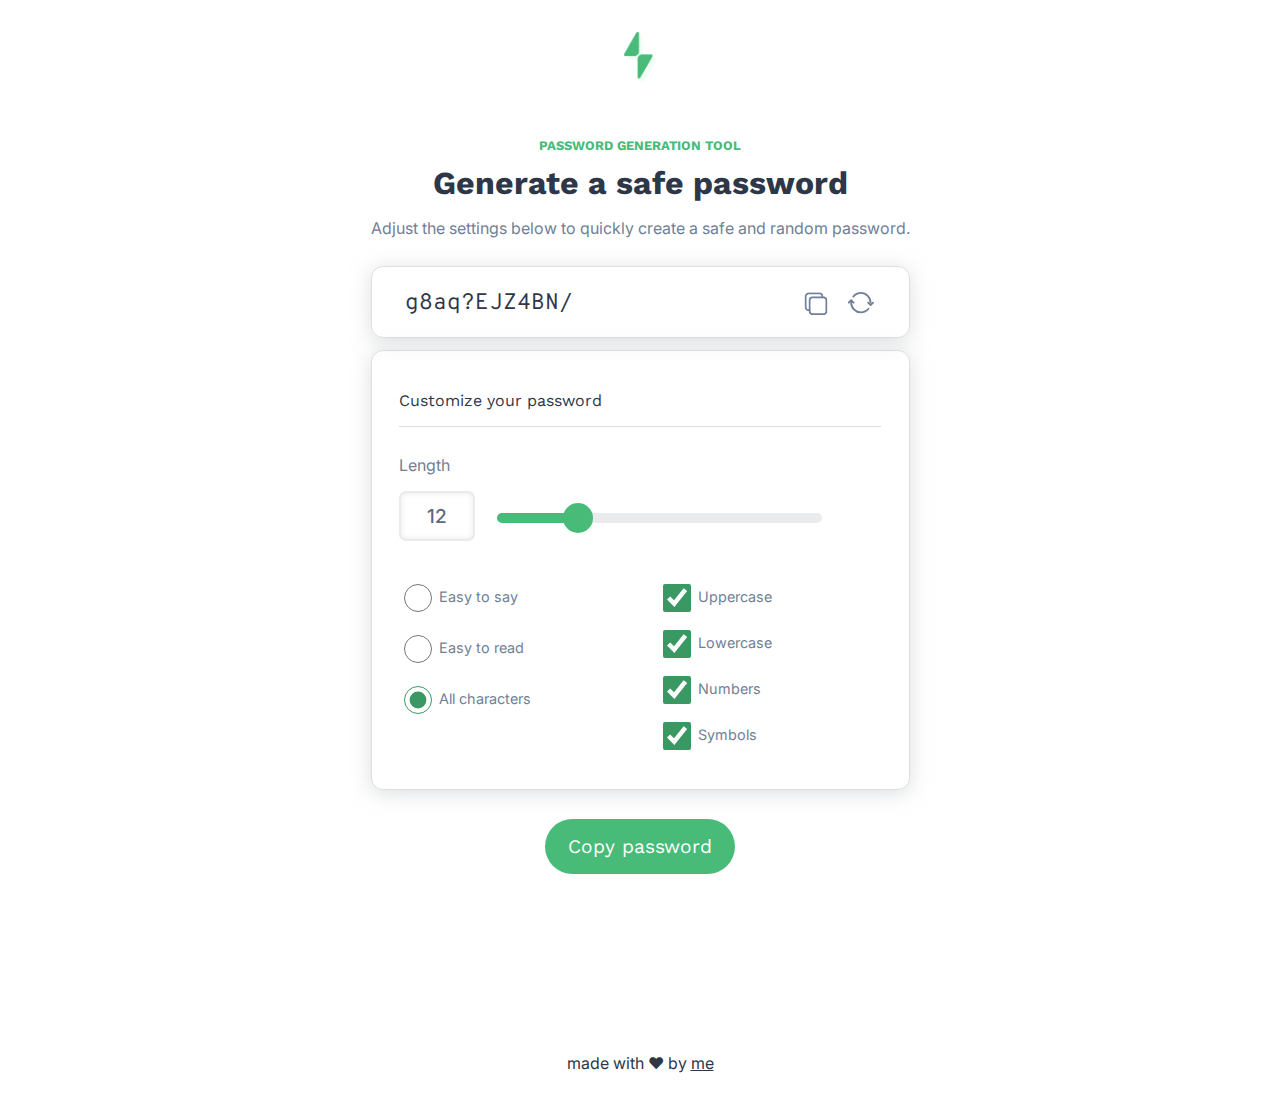
<file: index.html>
<!DOCTYPE html>
<html lang="en">

<head>
    <meta charset="UTF-8">
    <meta name="viewport" content="width=device-width, initial-scale=1.0">
    <title>PassGen</title>
    <link rel="shortcut icon" href="../images/favicon.ico" />
    <link rel="stylesheet" href="css/index.css">
    <script src="js/index.js"></script>
</head>

<body>
    <header>
        <img href="#" class="logo" src="images/passgen-logo.png">
    </header>
    <div class="page-container">
        <div class="content">
            <div class="header-and-description">
                <h1 class="header-subtitle">Password generation tool</h1>
                <h1 class="header-title">Generate a safe password</h1>
                <p class="header-description">Adjust the settings below to quickly create a safe and random password.
                </p>
            </div>

            <div class="password-form-wrapper">
                <form action="" class="password-result">
                    <input type="text" id="password-result" class="password-result-input">
                </form>
                <div class="password-form-icons">
                    <button class="copy-btn" id="copy-btn">
                        <svg width="28" height="27" viewBox="0 0 28 27" fill="none" xmlns="http://www.w3.org/2000/svg">
                            <path
                                d="M22.8368 6.01019H9.84462C8.00229 6.01019 6.50879 7.5037 6.50879 9.34602V22.3382C6.50879 24.1805 8.00229 25.674 9.84462 25.674H22.8368C24.6791 25.674 26.1726 24.1805 26.1726 22.3382V9.34602C26.1726 7.5037 24.6791 6.01019 22.8368 6.01019Z" />
                            <path
                                d="M21.4617 6.00984L21.491 4.60528C21.4885 3.73684 21.1424 2.90468 20.5284 2.2906C19.9143 1.67652 19.0821 1.33044 18.2137 1.32797H5.57264C4.58018 1.33091 3.6292 1.72646 2.92742 2.42824C2.22564 3.13002 1.83008 4.081 1.82715 5.07347V17.7145C1.82962 18.583 2.1757 19.4151 2.78978 20.0292C3.40386 20.6433 4.23602 20.9894 5.10446 20.9918H6.50902" />
                        </svg>
                    </button>
                    <button class="generate-btn" id="generate-btn">
                        <svg width="28" height="25" viewBox="0 0 28 27" fill="none" xmlns="http://www.w3.org/2000/svg">
                            <path
                                d="M25.4197 11.4868C25.4197 5.70952 20.7244 1.02476 14.9337 1.02476C13.3585 1.02282 11.803 1.37623 10.3832 2.05867C8.96343 2.74111 7.71585 3.73501 6.73337 4.96637M4.47876 9.76465V11.5084C4.47876 17.2921 9.17171 21.9733 14.9648 21.9733C16.5355 21.9711 18.086 21.6184 19.5032 20.9409C20.9205 20.2635 22.1687 19.2784 23.1569 18.0575" />
                            <path d="M1.85718 11.5006L4.43186 8.9259L7.12358 11.5006" />
                            <path d="M28.0721 11.4999L25.4974 14.0746L22.8057 11.4999" />
                        </svg>
                    </button>
                </div>
            </div>

            <div class="customize-password-wrapper">
                <div class="customize-title-wrapper">
                    <!-- to make the underline -->
                    <p class="customize-title">Customize your password</p>
                </div>

                <div class="password-settings-wrapper">
                    <!-- Length -->
                    <div class="length-wrapper">
                        <p class="length-title">Length</p>
                        <div class="length-controls">
                            <input type="number" class="length-input" value="12" min="1" max="50" id="rangenumber"
                                oninput="range.value=value">
                            <input type="range" value="12" min="1" max="50" id="range"
                                oninput="rangenumber.value=value">
                        </div>
                    </div>

                    <div class="non-text-inputs-wrapper">
                        <!-- Radios -->
                        <div class="radio-wrapper">
                            <div class="radios">
                                <label>
                                    <input type="radio" id="easy-to-say" name="encryption-style"></input>
                                    Easy to say
                                </label>
                            </div>
                            <div class="radios">
                                <label>
                                    <input type="radio" id="easy-to-read" name="encryption-style"></input>
                                    Easy to read
                                </label>
                            </div>
                            <div class="radios">
                                <label>
                                    <input type="radio" id="all-chars" name="encryption-style" checked=""></input>
                                    All characters
                                </label>
                            </div>
                        </div>

                        <!-- Checkboxes -->
                        <div class="checkboxes-wrapper">
                            <div class="checkboxes">
                                <label>
                                    <input type="checkbox" id="uppercase" checked=""></input>
                                    Uppercase
                                </label>
                            </div>
                            <div class="checkboxes">
                                <label>
                                    <input type="checkbox" id="lowercase" checked=""></input>
                                    Lowercase
                                </label>
                            </div>
                            <div class="checkboxes">
                                <label>
                                    <input type="checkbox" id="numbers" checked=""></input>
                                    Numbers
                                </label>
                            </div>
                            <div class="checkboxes">
                                <label>
                                    <input type="checkbox" id="symbols" checked=""></input>
                                    Symbols
                                </label>
                            </div>
                        </div>
                    </div>
                </div>
            </div>
            <button class="copy-password-btn" id="copy-password-btn">
                Copy password
            </button>
        </div>
    </div>
    <footer>
        <span>
            made with ❤ by <a target="_blank" href="https://www.linkedin.com/in/manuel-fideles/">me</a>
        </span>
    </footer>
</body>

</html>
</file>
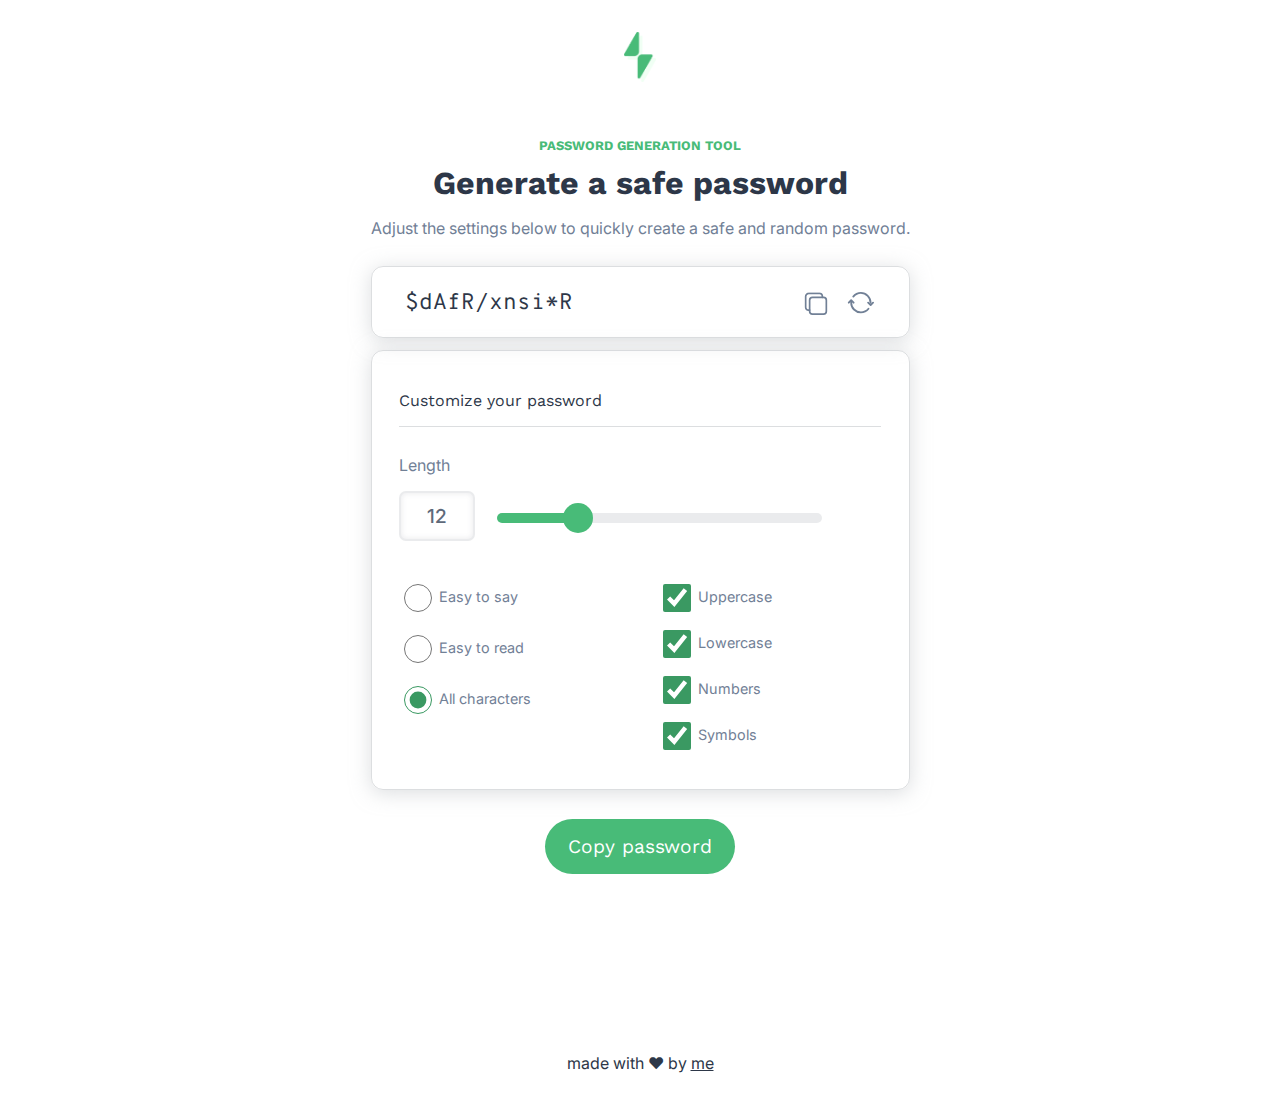
<file: src/index.html>
<!DOCTYPE html>
<html lang="en">

<head>
    <meta charset="UTF-8">
    <meta name="viewport" content="width=device-width, initial-scale=1.0">
    <title>PassGen</title>
    <link rel="shortcut icon" href="../images/favicon.ico" />
    <link rel="stylesheet" href="main.css">
    <script src="index.js"></script>
</head>

<body>
    <header>
        <img href="#" class="logo" src="../images/passgen-logo.png">
    </header>
    <div class="page-container">
        <div class="content">
            <div class="header-and-description">
                <h1 class="header-subtitle">Password generation tool</h1>
                <h1 class="header-title">Generate a safe password</h1>
                <p class="header-description">Adjust the settings below to quickly create a safe and random password.
                </p>
            </div>

            <div class="password-form-wrapper">
                <form action="" class="password-result">
                    <input type="text" id="password-result" class="password-result-input">
                </form>
                <div class="password-form-icons">
                    <button class="copy-btn" id="copy-btn">
                        <svg width="28" height="27" viewBox="0 0 28 27" fill="none" xmlns="http://www.w3.org/2000/svg">
                            <path
                                d="M22.8368 6.01019H9.84462C8.00229 6.01019 6.50879 7.5037 6.50879 9.34602V22.3382C6.50879 24.1805 8.00229 25.674 9.84462 25.674H22.8368C24.6791 25.674 26.1726 24.1805 26.1726 22.3382V9.34602C26.1726 7.5037 24.6791 6.01019 22.8368 6.01019Z" />
                            <path
                                d="M21.4617 6.00984L21.491 4.60528C21.4885 3.73684 21.1424 2.90468 20.5284 2.2906C19.9143 1.67652 19.0821 1.33044 18.2137 1.32797H5.57264C4.58018 1.33091 3.6292 1.72646 2.92742 2.42824C2.22564 3.13002 1.83008 4.081 1.82715 5.07347V17.7145C1.82962 18.583 2.1757 19.4151 2.78978 20.0292C3.40386 20.6433 4.23602 20.9894 5.10446 20.9918H6.50902" />
                        </svg>
                    </button>
                    <button class="generate-btn" id="generate-btn">
                        <svg width="28" height="25" viewBox="0 0 28 27" fill="none" xmlns="http://www.w3.org/2000/svg">
                            <path
                                d="M25.4197 11.4868C25.4197 5.70952 20.7244 1.02476 14.9337 1.02476C13.3585 1.02282 11.803 1.37623 10.3832 2.05867C8.96343 2.74111 7.71585 3.73501 6.73337 4.96637M4.47876 9.76465V11.5084C4.47876 17.2921 9.17171 21.9733 14.9648 21.9733C16.5355 21.9711 18.086 21.6184 19.5032 20.9409C20.9205 20.2635 22.1687 19.2784 23.1569 18.0575" />
                            <path d="M1.85718 11.5006L4.43186 8.9259L7.12358 11.5006" />
                            <path d="M28.0721 11.4999L25.4974 14.0746L22.8057 11.4999" />
                        </svg>
                    </button>
                </div>
            </div>

            <div class="customize-password-wrapper">
                <div class="customize-title-wrapper">
                    <!-- to make the underline -->
                    <p class="customize-title">Customize your password</p>
                </div>

                <div class="password-settings-wrapper">
                    <!-- Length -->
                    <div class="length-wrapper">
                        <p class="length-title">Length</p>
                        <div class="length-controls">
                            <input type="number" class="length-input" value="12" min="1" max="50" id="rangenumber"
                                oninput="range.value=value">
                            <input type="range" value="12" min="1" max="50" id="range"
                                oninput="rangenumber.value=value">
                        </div>
                    </div>

                    <div class="non-text-inputs-wrapper">
                        <!-- Radios -->
                        <div class="radio-wrapper">
                            <div class="radios">
                                <label>
                                    <input type="radio" id="easy-to-say" name="encryption-style"></input>
                                    Easy to say
                                </label>
                            </div>
                            <div class="radios">
                                <label>
                                    <input type="radio" id="easy-to-read" name="encryption-style"></input>
                                    Easy to read
                                </label>
                            </div>
                            <div class="radios">
                                <label>
                                    <input type="radio" id="all-chars" name="encryption-style" checked=""></input>
                                    All characters
                                </label>
                            </div>
                        </div>

                        <!-- Checkboxes -->
                        <div class="checkboxes-wrapper">
                            <div class="checkboxes">
                                <label>
                                    <input type="checkbox" id="uppercase" checked=""></input>
                                    Uppercase
                                </label>
                            </div>
                            <div class="checkboxes">
                                <label>
                                    <input type="checkbox" id="lowercase" checked=""></input>
                                    Lowercase
                                </label>
                            </div>
                            <div class="checkboxes">
                                <label>
                                    <input type="checkbox" id="numbers" checked=""></input>
                                    Numbers
                                </label>
                            </div>
                            <div class="checkboxes">
                                <label>
                                    <input type="checkbox" id="symbols" checked=""></input>
                                    Symbols
                                </label>
                            </div>
                        </div>
                    </div>
                </div>
            </div>
            <button class="copy-password-btn" id="copy-password-btn">
                Copy password
            </button>
        </div>
    </div>
    <footer>
        <span>
            made with ❤ by <a target="_blank" href="https://www.linkedin.com/in/manuel-fideles/">me</a>
        </span>
    </footer>
</body>

</html>
</file>
<file: css/index.css>
@import url('https://fonts.googleapis.com/css2?family=Work+Sans:wght@700&display=swap');
@import url('https://fonts.googleapis.com/css2?family=Inter:wght@500&display=swap');
@import url('https://fonts.googleapis.com/css2?family=Overpass+Mono&display=swap');

body {
    margin: 0;
    padding: 0;
}

.page-container {
    position: relative;
    min-height: 100vh;
}

.header-title, .customize-title, .header-subtitle {
    font-family: 'Work Sans', sans-serif;
    color: #2D3748;
}

.header-description, .password-settings-wrapper {
    font-family: 'Inter', sans-serif;
    color: #718096;
}

button, input[type="radio"], input[type="checkbox"] {
    cursor: pointer;
}

input[type="checkbox"]:disabled {
    cursor: auto;
}

::-webkit-scrollbar {
    width: 2em;
    scrollbar-width: thin;
}

::-webkit-scrollbar-track {
    border-radius: 100vw;
    margin-block: .1em;
}

::selection {
    color: white;
    background: #48bb78;
}

::-webkit-scrollbar-thumb {
    background: #40a76b;
    border-radius: 100vw;
    border: 0.65em solid rgb(253, 253, 253);
}

::-webkit-scrollbar-thumb:hover {
    background-color: #3a9962;
}

input[type="range"] {
    -webkit-appearance: none;
    width: 67.5%;
    background: rgba(186, 189, 194, 0.3);
    border-radius: 50px;
    background-image: linear-gradient(#48bb78, #48bb78);
    background-size: 25% 100%;
    background-repeat: no-repeat;
}

input[type="range"]::-webkit-slider-thumb {
    -webkit-appearance: none;
    margin-top: -10px;
    width: 30px;
    height: 30px;
    background: #48bb78;
    border-radius: 50px;
    border: 0;
    cursor: grab;
    transition: all 0.25s ease-in-out;
}

input[type="range"]::-webkit-slider-thumb:hover {
    background: #4bc57e;
    box-shadow: 0 0 5px #4bc57e;
}

input[type="range"]::-webkit-slider-thumb:active {
    background: #399660;
    box-shadow: none;
}

input[type="range"]::-webkit-slider-runnable-track {
    -webkit-appearance: none;
    border: none;
    background: transparent;
    width: 100%;
    height: 10px;
    cursor: pointer;
}

header {
    /* border-bottom: solid #48BB78 1px; */
    /* height: 3.25em; */
    display: grid;
    align-items: center;
    justify-items: center;
}

.logo {
    /* border: solid; */
    max-width: 2em;
    margin: 2em 0 0.2em 0;
}

.content {
    /* border: solid; */
    display: grid;
    min-width: 25em;
    margin: 2.75em 0.5em;
    justify-content: center;
}

.header-and-description {
    /* border: solid; */
    font-size: 1em;
    text-align: center;
}

.header-subtitle {
    /* border: solid; */
    color: #48BB78;
    margin-bottom: 0;
    text-transform: uppercase;
    font-size: small;
}

.header-title {
    /* border: solid; */
    margin: 0.35em auto 0 auto;
}

.password-form-wrapper, .customize-password-wrapper {
    align-items: center;
    justify-content: center;

    box-shadow: 0 3px 20px rgba(186, 189, 194, 0.5);
    border-radius: 12px;
    border: rgba(186, 189, 194, 0.5) solid 1px;
    margin-top: 0.75em;
    padding: 0 1.70em;
}

.password-form-wrapper {
    display: flex;
    padding: 0.4em;
}

.password-result {
    /* border: dashed red; */
    margin: 0.7em 0 0.7em 0;
    width: 75%;
    padding-left: 0.15rem;
}

.password-result-input, .password-result-input:focus {
    outline: none;
    border: none;
    width: 97%;
    padding-top: 0.3rem;

    font-family: 'Overpass Mono', monospace;
    font-size: 1.4rem;
    color: #2D3748;
}

.password-form-icons {
    border: none;
    padding-top: 0.4rem;
}

.copy-btn, .generate-btn {
    background: none;
    border: none;
    transform: scale(0.85);
    stroke: #718096;
    stroke-width: 2px;
    stroke-linejoin: round;
    stroke-linecap: round;
    transition: all 0.2s ease-in-out;
}

.generate-btn {
    transform: scale(1);
}

.copy-btn:hover, .generate-btn:hover {
    stroke: #48bb78;
}

.customize-title-wrapper {
    /* border: solid; */
    border-bottom: solid  rgba(186, 189, 194, 0.5)  1px;
    padding-top: 1.5em;
}

.password-settings-wrapper {
    /* border: solid black; */
    margin-top: 1.75em;
    display: block;
}

.length-input::-webkit-outer-spin-button,
.length-input::-webkit-inner-spin-button {
    -webkit-appearance: none;
}


.length-input, .length-input:focus {
    outline: none;
    border: solid rgba(186, 189, 194, 0.3) 2px;
    text-align: center;
    border-radius: 7px;
    margin-right: 1rem;
    width: 4.25rem;
    height: 2.75rem;
    font-size: 1.2rem;
    box-shadow: inset 0px 0px 5px 1px rgba(186, 189, 194, 0.25);
    transition: all 0.3s ease-in-out;

    font-family: 'Inter', sans-serif;
    font-weight: 500;
    color: #5e697a;
}

.length-input:focus {
    border: solid #48BB78 2px;
}

.non-text-inputs-wrapper {
    display: flex;
    margin-top: 2.5em;
    padding-bottom: 1.5em;
}

.radios {
    margin-bottom: 1.25em;
    margin-right: 8em;
    /* border: solid; */
}

.checkboxes {
    margin-bottom: 0.75em;
    /* margin-left: 5vh; */
}

label {
    font-size: 0.9em;
}

input[type="radio"], input[type="checkbox"] {
    /* border: solid black; */
    width: 1.75rem;
    height: 1.75rem;
    vertical-align: -0.70em;
    accent-color: #3a9962;
}

.copy-password-btn {
    justify-self: center;
    margin-top: 1.5em;
    padding: 1rem 1.2em;
    border-radius: 33px;
    border: none;
    /* height: 4rem; */

    font-family: 'Work Sans', sans-serif;
    font-size: larger;
    background-color: #48BB78;
    transition: all 0.3s ease-in-out;
    color: white;
}

.copy-password-btn:hover {
    background-color: #3a9962;
}

footer {
    display: grid;
    align-items: center;
    justify-items: center;

    font-family: 'Inter', sans-serif;
    font-size: 1em;
}

span, span a {
    color: #2D3748;
}

span a:hover {
    color: #48BB78
}

span {
    color: #2D3748;
    padding: 1.5em;
}
</file>
<file: src/main.css>
@import url('https://fonts.googleapis.com/css2?family=Work+Sans:wght@700&display=swap');
@import url('https://fonts.googleapis.com/css2?family=Inter:wght@500&display=swap');
@import url('https://fonts.googleapis.com/css2?family=Overpass+Mono&display=swap');

body {
    margin: 0;
    padding: 0;
}

.page-container {
    position: relative;
    min-height: 100vh;
}

.header-title, .customize-title, .header-subtitle {
    font-family: 'Work Sans', sans-serif;
    color: #2D3748;
}

.header-description, .password-settings-wrapper {
    font-family: 'Inter', sans-serif;
    color: #718096;
}

button, input[type="radio"], input[type="checkbox"] {
    cursor: pointer;
}

input[type="checkbox"]:disabled {
    cursor: auto;
}

::-webkit-scrollbar {
    width: 2em;
    scrollbar-width: thin;
}

::-webkit-scrollbar-track {
    border-radius: 100vw;
    margin-block: .1em;
}

::selection {
    color: white;
    background: #48bb78;
}

::-webkit-scrollbar-thumb {
    background: #40a76b;
    border-radius: 100vw;
    border: 0.65em solid rgb(253, 253, 253);
}

::-webkit-scrollbar-thumb:hover {
    background-color: #3a9962;
}

input[type="range"] {
    -webkit-appearance: none;
    width: 67.5%;
    background: rgba(186, 189, 194, 0.3);
    border-radius: 50px;
    background-image: linear-gradient(#48bb78, #48bb78);
    background-size: 25% 100%;
    background-repeat: no-repeat;
}

input[type="range"]::-webkit-slider-thumb {
    -webkit-appearance: none;
    margin-top: -10px;
    width: 30px;
    height: 30px;
    background: #48bb78;
    border-radius: 50px;
    border: 0;
    cursor: grab;
    transition: all 0.25s ease-in-out;
}

input[type="range"]::-webkit-slider-thumb:hover {
    background: #4bc57e;
    box-shadow: 0 0 5px #4bc57e;
}

input[type="range"]::-webkit-slider-thumb:active {
    background: #399660;
    box-shadow: none;
}

input[type="range"]::-webkit-slider-runnable-track {
    -webkit-appearance: none;
    border: none;
    background: transparent;
    width: 100%;
    height: 10px;
    cursor: pointer;
}

header {
    /* border-bottom: solid #48BB78 1px; */
    /* height: 3.25em; */
    display: grid;
    align-items: center;
    justify-items: center;
}

.logo {
    /* border: solid; */
    max-width: 2em;
    margin: 2em 0 0.2em 0;
}

.content {
    /* border: solid; */
    display: grid;
    min-width: 25em;
    margin: 2.75em 0.5em;
    justify-content: center;
}

.header-and-description {
    /* border: solid; */
    font-size: 1em;
    text-align: center;
}

.header-subtitle {
    /* border: solid; */
    color: #48BB78;
    margin-bottom: 0;
    text-transform: uppercase;
    font-size: small;
}

.header-title {
    /* border: solid; */
    margin: 0.35em auto 0 auto;
}

.password-form-wrapper, .customize-password-wrapper {
    align-items: center;
    justify-content: center;

    box-shadow: 0 3px 20px rgba(186, 189, 194, 0.5);
    border-radius: 12px;
    border: rgba(186, 189, 194, 0.5) solid 1px;
    margin-top: 0.75em;
    padding: 0 1.70em;
}

.password-form-wrapper {
    display: flex;
    padding: 0.4em;
}

.password-result {
    /* border: dashed red; */
    margin: 0.7em 0 0.7em 0;
    width: 75%;
    padding-left: 0.15rem;
}

.password-result-input, .password-result-input:focus {
    outline: none;
    border: none;
    width: 97%;
    padding-top: 0.3rem;

    font-family: 'Overpass Mono', monospace;
    font-size: 1.4rem;
    color: #2D3748;
}

.password-form-icons {
    border: none;
    padding-top: 0.4rem;
}

.copy-btn, .generate-btn {
    background: none;
    border: none;
    transform: scale(0.85);
    stroke: #718096;
    stroke-width: 2px;
    stroke-linejoin: round;
    stroke-linecap: round;
    transition: all 0.2s ease-in-out;
}

.generate-btn {
    transform: scale(1);
}

.copy-btn:hover, .generate-btn:hover {
    stroke: #48bb78;
}

.customize-title-wrapper {
    /* border: solid; */
    border-bottom: solid  rgba(186, 189, 194, 0.5)  1px;
    padding-top: 1.5em;
}

.password-settings-wrapper {
    /* border: solid black; */
    margin-top: 1.75em;
    display: block;
}

.length-input::-webkit-outer-spin-button,
.length-input::-webkit-inner-spin-button {
    -webkit-appearance: none;
}


.length-input, .length-input:focus {
    outline: none;
    border: solid rgba(186, 189, 194, 0.3) 2px;
    text-align: center;
    border-radius: 7px;
    margin-right: 1rem;
    width: 4.25rem;
    height: 2.75rem;
    font-size: 1.2rem;
    box-shadow: inset 0px 0px 5px 1px rgba(186, 189, 194, 0.25);
    transition: all 0.3s ease-in-out;

    font-family: 'Inter', sans-serif;
    font-weight: 500;
    color: #5e697a;
}

.length-input:focus {
    border: solid #48BB78 2px;
}

.non-text-inputs-wrapper {
    display: flex;
    margin-top: 2.5em;
    padding-bottom: 1.5em;
}

.radios {
    margin-bottom: 1.25em;
    margin-right: 8em;
    /* border: solid; */
}

.checkboxes {
    margin-bottom: 0.75em;
    /* margin-left: 5vh; */
}

label {
    font-size: 0.9em;
}

input[type="radio"], input[type="checkbox"] {
    /* border: solid black; */
    width: 1.75rem;
    height: 1.75rem;
    vertical-align: -0.70em;
    accent-color: #3a9962;
}

.copy-password-btn {
    justify-self: center;
    margin-top: 1.5em;
    padding: 1rem 1.2em;
    border-radius: 33px;
    border: none;
    /* height: 4rem; */

    font-family: 'Work Sans', sans-serif;
    font-size: larger;
    background-color: #48BB78;
    transition: all 0.3s ease-in-out;
    color: white;
}

.copy-password-btn:hover {
    background-color: #3a9962;
}

footer {
    display: grid;
    align-items: center;
    justify-items: center;

    font-family: 'Inter', sans-serif;
    font-size: 1em;
}

span, span a {
    color: #2D3748;
}

span a:hover {
    color: #48BB78
}

span {
    color: #2D3748;
    padding: 1.5em;
}
</file>
